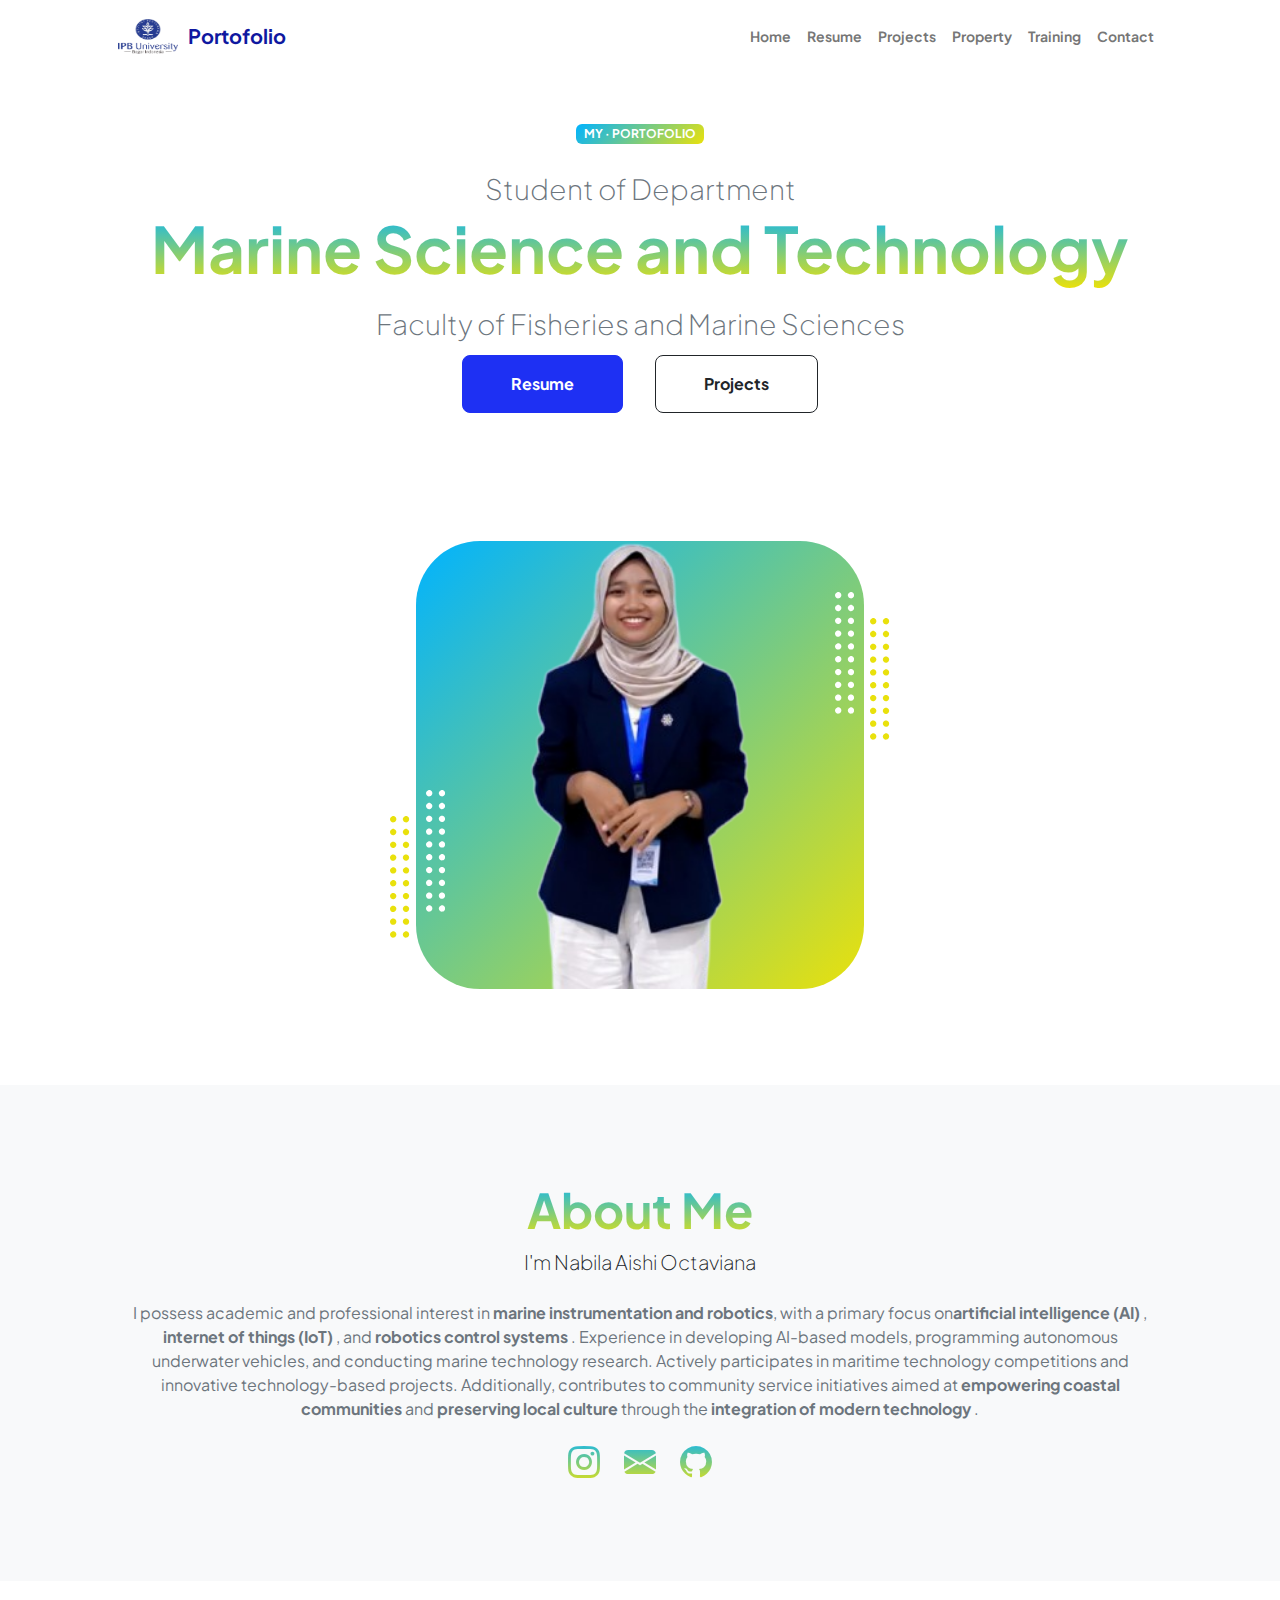
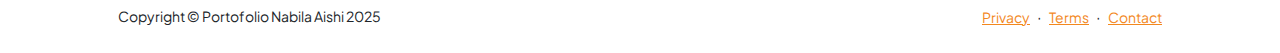
<file: index.html>
<!DOCTYPE html>
<html lang="en">
    <head>
        <meta charset="utf-8" />
        <meta name="viewport" content="width=device-width, initial-scale=1, shrink-to-fit=no" />
        <meta name="description" content="" />
        <meta name="author" content="" />
        <title>My Portofolio</title>
        <!-- Favicon-->
        <link rel="icon" type="image/x-icon" href="assets/favicon.ico" />
        <!-- Custom Google font-->
        <link rel="preconnect" href="https://fonts.googleapis.com" />
        <link rel="preconnect" href="https://fonts.gstatic.com" crossorigin />
        <link href="https://fonts.googleapis.com/css2?family=Plus+Jakarta+Sans:wght@100;200;300;400;500;600;700;800;900&amp;display=swap" rel="stylesheet" />
        <!-- Bootstrap icons-->
        <link href="https://cdn.jsdelivr.net/npm/bootstrap-icons@1.8.1/font/bootstrap-icons.css" rel="stylesheet" />
        <!-- Core theme CSS (includes Bootstrap)-->
        <link href="css/styles.css" rel="stylesheet" />
        <link href="https://cdn.jsdelivr.net/npm/aos@2.3.4/dist/aos.css" rel="stylesheet">
    </head>
    <body class="d-flex flex-column h-100">
        <main class="flex-shrink-0">
            <!-- Navigation-->
            <nav class="navbar navbar-expand-lg navbar-light bg-white py-3">
                <div class="container px-5">
                    <img class="ipb-img" src="assets/ipb.png" alt="..." />
                    <a class="navbar-brand" href="index.html"><span class="fw-bolder text-ipb">Portofolio</span></a>
                    <button class="navbar-toggler" type="button" data-bs-toggle="collapse" data-bs-target="#navbarSupportedContent" aria-controls="navbarSupportedContent" aria-expanded="false" aria-label="Toggle navigation"><span class="navbar-toggler-icon"></span></button>
                    <div class="collapse navbar-collapse" id="navbarSupportedContent">
                        <ul class="navbar-nav ms-auto mb-2 mb-lg-0 small fw-bolder">
                            <li class="nav-item"><a class="nav-link" href="index.html">Home</a></li>
                            <li class="nav-item"><a class="nav-link" href="resume.html">Resume</a></li>
                            <li class="nav-item"><a class="nav-link" href="projects.html">Projects</a></li>
                            <li class="nav-item"><a class="nav-link" href="property.html">Property</a></li>
                            <li class="nav-item"><a class="nav-link" href="training.html">Training</a></li>
                            <li class="nav-item"><a class="nav-link" href="contact.html">Contact</a></li>
                        </ul>
                    </div>
                </div>
            </nav>
            <!-- Header-->
            <header class="py-5">
                <div class="container px-5 pb-5">
                    <div class="row gx-5 align-items-center">
                        <div class="col-xxl-5">
                            <!-- Header text content-->
                            <div class="text-center text-xxl-start">
                                <div class="badge bg-gradient-primary-to-secondary text-white mb-4"><div class="text-uppercase">My &middot; Portofolio</div></div>
                                <div class="fs-3 fw-light text-muted">Student of Department</div>
                                <h1 class="display-3 fw-bolder mb-5"><span class="text-gradient d-inline">Marine Science and Technology</span></h1>
                                <div class="fs-3 fw-light text-muted2">Faculty of Fisheries and Marine Sciences</div>
                                <div class="d-grid gap-3 d-sm-flex justify-content-sm-center justify-content-xxl-start mb-3">
                                    <a class="btn btn-primary btn-lg px-5 py-3 me-sm-3 fs-6 fw-bolder" href="resume.html">Resume</a>
                                    <a class="btn btn-outline-dark btn-lg px-5 py-3 fs-6 fw-bolder" href="projects.html">Projects</a>
                                </div>
                            </div>
                        </div>
                        <div class="col-xxl-7" data-aos="zoom-out" data-aos-delay="400" data-aos-offset="200">
                            <!-- Header profile picture-->
                            <div class="d-flex justify-content-center mt-5 mt-xxl-0">
                                <div class="profile bg-gradient-primary-to-secondary">
                                    <!-- TIP: For best results, use a photo with a transparent background like the demo example below-->
                                    <!-- Watch a tutorial on how to do this on YouTube (link)-->
                                    <img class="profile-img" src="assets/profile.png" alt="..." />
                                    <div class="dots-1">
                                        <!-- SVG Dots-->
                                        <svg version="1.1" xmlns="http://www.w3.org/2000/svg" xmlns:xlink="http://www.w3.org/1999/xlink" x="0px" y="0px" viewBox="0 0 191.6 1215.4" style="enable-background: new 0 0 191.6 1215.4" xml:space="preserve">
                                            <g transform="translate(0.000000,1280.000000) scale(0.100000,-0.100000)">
                                                <path d="M227.7,12788.6c-105-35-200-141-222-248c-43-206,163-412,369-369c155,32,275,190,260,339c-11,105-90,213-190,262        C383.7,12801.6,289.7,12808.6,227.7,12788.6z"></path>
                                                <path d="M1507.7,12788.6c-151-50-253-216-222-362c25-119,136-230,254-255c194-41,395,142,375,339c-11,105-90,213-190,262        C1663.7,12801.6,1569.7,12808.6,1507.7,12788.6z"></path>
                                                <path d="M227.7,11508.6c-105-35-200-141-222-248c-43-206,163-412,369-369c155,32,275,190,260,339c-11,105-90,213-190,262        C383.7,11521.6,289.7,11528.6,227.7,11508.6z"></path>
                                                <path d="M1507.7,11508.6c-151-50-253-216-222-362c25-119,136-230,254-255c194-41,395,142,375,339c-11,105-90,213-190,262        C1663.7,11521.6,1569.7,11528.6,1507.7,11508.6z"></path>
                                                <path d="M227.7,10228.6c-105-35-200-141-222-248c-43-206,163-412,369-369c155,32,275,190,260,339c-11,105-90,213-190,262        C383.7,10241.6,289.7,10248.6,227.7,10228.6z"></path>
                                                <path d="M1507.7,10228.6c-105-35-200-141-222-248c-43-206,163-412,369-369c155,32,275,190,260,339c-11,105-90,213-190,262        C1663.7,10241.6,1569.7,10248.6,1507.7,10228.6z"></path>
                                                <path d="M227.7,8948.6c-105-35-200-141-222-248c-43-206,163-412,369-369c155,32,275,190,260,339c-11,105-90,213-190,262        C383.7,8961.6,289.7,8968.6,227.7,8948.6z"></path>
                                                <path d="M1507.7,8948.6c-105-35-200-141-222-248c-43-206,163-412,369-369c155,32,275,190,260,339c-11,105-90,213-190,262        C1663.7,8961.6,1569.7,8968.6,1507.7,8948.6z"></path>
                                                <path d="M227.7,7668.6c-105-35-200-141-222-248c-43-206,163-412,369-369c155,32,275,190,260,339c-11,105-90,213-190,262        C383.7,7681.6,289.7,7688.6,227.7,7668.6z"></path>
                                                <path d="M1507.7,7668.6c-105-35-200-141-222-248c-43-206,163-412,369-369c155,32,275,190,260,339c-11,105-90,213-190,262        C1663.7,7681.6,1569.7,7688.6,1507.7,7668.6z"></path>
                                                <path d="M227.7,6388.6c-105-35-200-141-222-248c-43-206,163-412,369-369c155,32,275,190,260,339c-11,105-90,213-190,262        C383.7,6401.6,289.7,6408.6,227.7,6388.6z"></path>
                                                <path d="M1507.7,6388.6c-105-35-200-141-222-248c-43-206,163-412,369-369c155,32,275,190,260,339c-11,105-90,213-190,262        C1663.7,6401.6,1569.7,6408.6,1507.7,6388.6z"></path>
                                                <path d="M227.7,5108.6c-105-35-200-141-222-248c-43-206,163-412,369-369c155,32,275,190,260,339c-11,105-90,213-190,262        C383.7,5121.6,289.7,5128.6,227.7,5108.6z"></path>
                                                <path d="M1507.7,5108.6c-105-35-200-141-222-248c-43-206,163-412,369-369c155,32,275,190,260,339c-11,105-90,213-190,262        C1663.7,5121.6,1569.7,5128.6,1507.7,5108.6z"></path>
                                                <path d="M227.7,3828.6c-105-35-200-141-222-248c-43-206,163-412,369-369c155,32,275,190,260,339c-11,105-90,213-190,262        C383.7,3841.6,289.7,3848.6,227.7,3828.6z"></path>
                                                <path d="M1507.7,3828.6c-105-35-200-141-222-248c-43-206,163-412,369-369c155,32,275,190,260,339c-11,105-90,213-190,262        C1663.7,3841.6,1569.7,3848.6,1507.7,3828.6z"></path>
                                                <path d="M227.7,2548.6c-105-35-200-141-222-248c-43-206,163-412,369-369c155,32,275,190,260,339c-11,105-90,213-190,262        C383.7,2561.6,289.7,2568.6,227.7,2548.6z"></path>
                                                <path d="M1507.7,2548.6c-105-35-200-141-222-248c-43-206,163-412,369-369c155,32,275,190,260,339c-11,105-90,213-190,262        C1663.7,2561.6,1569.7,2568.6,1507.7,2548.6z"></path>
                                                <path d="M227.7,1268.6c-105-35-200-141-222-248c-43-206,163-412,369-369c155,32,275,190,260,339c-11,105-90,213-190,262        C383.7,1281.6,289.7,1288.6,227.7,1268.6z"></path>
                                                <path d="M1507.7,1268.6c-105-35-200-141-222-248c-43-206,163-412,369-369c155,32,275,190,260,339c-11,105-90,213-190,262        C1663.7,1281.6,1569.7,1288.6,1507.7,1268.6z"></path>
                                            </g>
                                        </svg>
                                        <!-- END of SVG dots-->
                                    </div>
                                    <div class="dots-2">
                                        <!-- SVG Dots-->
                                        <svg version="1.1" xmlns="http://www.w3.org/2000/svg" xmlns:xlink="http://www.w3.org/1999/xlink" x="0px" y="0px" viewBox="0 0 191.6 1215.4" style="enable-background: new 0 0 191.6 1215.4" xml:space="preserve">
                                            <g transform="translate(0.000000,1280.000000) scale(0.100000,-0.100000)">
                                                <path d="M227.7,12788.6c-105-35-200-141-222-248c-43-206,163-412,369-369c155,32,275,190,260,339c-11,105-90,213-190,262        C383.7,12801.6,289.7,12808.6,227.7,12788.6z"></path>
                                                <path d="M1507.7,12788.6c-151-50-253-216-222-362c25-119,136-230,254-255c194-41,395,142,375,339c-11,105-90,213-190,262        C1663.7,12801.6,1569.7,12808.6,1507.7,12788.6z"></path>
                                                <path d="M227.7,11508.6c-105-35-200-141-222-248c-43-206,163-412,369-369c155,32,275,190,260,339c-11,105-90,213-190,262        C383.7,11521.6,289.7,11528.6,227.7,11508.6z"></path>
                                                <path d="M1507.7,11508.6c-151-50-253-216-222-362c25-119,136-230,254-255c194-41,395,142,375,339c-11,105-90,213-190,262        C1663.7,11521.6,1569.7,11528.6,1507.7,11508.6z"></path>
                                                <path d="M227.7,10228.6c-105-35-200-141-222-248c-43-206,163-412,369-369c155,32,275,190,260,339c-11,105-90,213-190,262        C383.7,10241.6,289.7,10248.6,227.7,10228.6z"></path>
                                                <path d="M1507.7,10228.6c-105-35-200-141-222-248c-43-206,163-412,369-369c155,32,275,190,260,339c-11,105-90,213-190,262        C1663.7,10241.6,1569.7,10248.6,1507.7,10228.6z"></path>
                                                <path d="M227.7,8948.6c-105-35-200-141-222-248c-43-206,163-412,369-369c155,32,275,190,260,339c-11,105-90,213-190,262        C383.7,8961.6,289.7,8968.6,227.7,8948.6z"></path>
                                                <path d="M1507.7,8948.6c-105-35-200-141-222-248c-43-206,163-412,369-369c155,32,275,190,260,339c-11,105-90,213-190,262        C1663.7,8961.6,1569.7,8968.6,1507.7,8948.6z"></path>
                                                <path d="M227.7,7668.6c-105-35-200-141-222-248c-43-206,163-412,369-369c155,32,275,190,260,339c-11,105-90,213-190,262        C383.7,7681.6,289.7,7688.6,227.7,7668.6z"></path>
                                                <path d="M1507.7,7668.6c-105-35-200-141-222-248c-43-206,163-412,369-369c155,32,275,190,260,339c-11,105-90,213-190,262        C1663.7,7681.6,1569.7,7688.6,1507.7,7668.6z"></path>
                                                <path d="M227.7,6388.6c-105-35-200-141-222-248c-43-206,163-412,369-369c155,32,275,190,260,339c-11,105-90,213-190,262        C383.7,6401.6,289.7,6408.6,227.7,6388.6z"></path>
                                                <path d="M1507.7,6388.6c-105-35-200-141-222-248c-43-206,163-412,369-369c155,32,275,190,260,339c-11,105-90,213-190,262        C1663.7,6401.6,1569.7,6408.6,1507.7,6388.6z"></path>
                                                <path d="M227.7,5108.6c-105-35-200-141-222-248c-43-206,163-412,369-369c155,32,275,190,260,339c-11,105-90,213-190,262        C383.7,5121.6,289.7,5128.6,227.7,5108.6z"></path>
                                                <path d="M1507.7,5108.6c-105-35-200-141-222-248c-43-206,163-412,369-369c155,32,275,190,260,339c-11,105-90,213-190,262        C1663.7,5121.6,1569.7,5128.6,1507.7,5108.6z"></path>
                                                <path d="M227.7,3828.6c-105-35-200-141-222-248c-43-206,163-412,369-369c155,32,275,190,260,339c-11,105-90,213-190,262        C383.7,3841.6,289.7,3848.6,227.7,3828.6z"></path>
                                                <path d="M1507.7,3828.6c-105-35-200-141-222-248c-43-206,163-412,369-369c155,32,275,190,260,339c-11,105-90,213-190,262        C1663.7,3841.6,1569.7,3848.6,1507.7,3828.6z"></path>
                                                <path d="M227.7,2548.6c-105-35-200-141-222-248c-43-206,163-412,369-369c155,32,275,190,260,339c-11,105-90,213-190,262        C383.7,2561.6,289.7,2568.6,227.7,2548.6z"></path>
                                                <path d="M1507.7,2548.6c-105-35-200-141-222-248c-43-206,163-412,369-369c155,32,275,190,260,339c-11,105-90,213-190,262        C1663.7,2561.6,1569.7,2568.6,1507.7,2548.6z"></path>
                                                <path d="M227.7,1268.6c-105-35-200-141-222-248c-43-206,163-412,369-369c155,32,275,190,260,339c-11,105-90,213-190,262        C383.7,1281.6,289.7,1288.6,227.7,1268.6z"></path>
                                                <path d="M1507.7,1268.6c-105-35-200-141-222-248c-43-206,163-412,369-369c155,32,275,190,260,339c-11,105-90,213-190,262        C1663.7,1281.6,1569.7,1288.6,1507.7,1268.6z"></path>
                                            </g>
                                        </svg>
                                        <!-- END of SVG dots-->
                                    </div>
                                    <div class="dots-3">
                                        <!-- SVG Dots-->
                                        <svg version="1.1" xmlns="http://www.w3.org/2000/svg" xmlns:xlink="http://www.w3.org/1999/xlink" x="0px" y="0px" viewBox="0 0 191.6 1215.4" style="enable-background: new 0 0 191.6 1215.4" xml:space="preserve">
                                            <g transform="translate(0.000000,1280.000000) scale(0.100000,-0.100000)">
                                                <path d="M227.7,12788.6c-105-35-200-141-222-248c-43-206,163-412,369-369c155,32,275,190,260,339c-11,105-90,213-190,262        C383.7,12801.6,289.7,12808.6,227.7,12788.6z"></path>
                                                <path d="M1507.7,12788.6c-151-50-253-216-222-362c25-119,136-230,254-255c194-41,395,142,375,339c-11,105-90,213-190,262        C1663.7,12801.6,1569.7,12808.6,1507.7,12788.6z"></path>
                                                <path d="M227.7,11508.6c-105-35-200-141-222-248c-43-206,163-412,369-369c155,32,275,190,260,339c-11,105-90,213-190,262        C383.7,11521.6,289.7,11528.6,227.7,11508.6z"></path>
                                                <path d="M1507.7,11508.6c-151-50-253-216-222-362c25-119,136-230,254-255c194-41,395,142,375,339c-11,105-90,213-190,262        C1663.7,11521.6,1569.7,11528.6,1507.7,11508.6z"></path>
                                                <path d="M227.7,10228.6c-105-35-200-141-222-248c-43-206,163-412,369-369c155,32,275,190,260,339c-11,105-90,213-190,262        C383.7,10241.6,289.7,10248.6,227.7,10228.6z"></path>
                                                <path d="M1507.7,10228.6c-105-35-200-141-222-248c-43-206,163-412,369-369c155,32,275,190,260,339c-11,105-90,213-190,262        C1663.7,10241.6,1569.7,10248.6,1507.7,10228.6z"></path>
                                                <path d="M227.7,8948.6c-105-35-200-141-222-248c-43-206,163-412,369-369c155,32,275,190,260,339c-11,105-90,213-190,262        C383.7,8961.6,289.7,8968.6,227.7,8948.6z"></path>
                                                <path d="M1507.7,8948.6c-105-35-200-141-222-248c-43-206,163-412,369-369c155,32,275,190,260,339c-11,105-90,213-190,262        C1663.7,8961.6,1569.7,8968.6,1507.7,8948.6z"></path>
                                                <path d="M227.7,7668.6c-105-35-200-141-222-248c-43-206,163-412,369-369c155,32,275,190,260,339c-11,105-90,213-190,262        C383.7,7681.6,289.7,7688.6,227.7,7668.6z"></path>
                                                <path d="M1507.7,7668.6c-105-35-200-141-222-248c-43-206,163-412,369-369c155,32,275,190,260,339c-11,105-90,213-190,262        C1663.7,7681.6,1569.7,7688.6,1507.7,7668.6z"></path>
                                                <path d="M227.7,6388.6c-105-35-200-141-222-248c-43-206,163-412,369-369c155,32,275,190,260,339c-11,105-90,213-190,262        C383.7,6401.6,289.7,6408.6,227.7,6388.6z"></path>
                                                <path d="M1507.7,6388.6c-105-35-200-141-222-248c-43-206,163-412,369-369c155,32,275,190,260,339c-11,105-90,213-190,262        C1663.7,6401.6,1569.7,6408.6,1507.7,6388.6z"></path>
                                                <path d="M227.7,5108.6c-105-35-200-141-222-248c-43-206,163-412,369-369c155,32,275,190,260,339c-11,105-90,213-190,262        C383.7,5121.6,289.7,5128.6,227.7,5108.6z"></path>
                                                <path d="M1507.7,5108.6c-105-35-200-141-222-248c-43-206,163-412,369-369c155,32,275,190,260,339c-11,105-90,213-190,262        C1663.7,5121.6,1569.7,5128.6,1507.7,5108.6z"></path>
                                                <path d="M227.7,3828.6c-105-35-200-141-222-248c-43-206,163-412,369-369c155,32,275,190,260,339c-11,105-90,213-190,262        C383.7,3841.6,289.7,3848.6,227.7,3828.6z"></path>
                                                <path d="M1507.7,3828.6c-105-35-200-141-222-248c-43-206,163-412,369-369c155,32,275,190,260,339c-11,105-90,213-190,262        C1663.7,3841.6,1569.7,3848.6,1507.7,3828.6z"></path>
                                                <path d="M227.7,2548.6c-105-35-200-141-222-248c-43-206,163-412,369-369c155,32,275,190,260,339c-11,105-90,213-190,262        C383.7,2561.6,289.7,2568.6,227.7,2548.6z"></path>
                                                <path d="M1507.7,2548.6c-105-35-200-141-222-248c-43-206,163-412,369-369c155,32,275,190,260,339c-11,105-90,213-190,262        C1663.7,2561.6,1569.7,2568.6,1507.7,2548.6z"></path>
                                                <path d="M227.7,1268.6c-105-35-200-141-222-248c-43-206,163-412,369-369c155,32,275,190,260,339c-11,105-90,213-190,262        C383.7,1281.6,289.7,1288.6,227.7,1268.6z"></path>
                                                <path d="M1507.7,1268.6c-105-35-200-141-222-248c-43-206,163-412,369-369c155,32,275,190,260,339c-11,105-90,213-190,262        C1663.7,1281.6,1569.7,1288.6,1507.7,1268.6z"></path>
                                            </g>
                                        </svg>
                                        <!-- END of SVG dots-->
                                    </div>
                                    <div class="dots-4">
                                        <!-- SVG Dots-->
                                        <svg version="1.1" xmlns="http://www.w3.org/2000/svg" xmlns:xlink="http://www.w3.org/1999/xlink" x="0px" y="0px" viewBox="0 0 191.6 1215.4" style="enable-background: new 0 0 191.6 1215.4" xml:space="preserve">
                                            <g transform="translate(0.000000,1280.000000) scale(0.100000,-0.100000)">
                                                <path d="M227.7,12788.6c-105-35-200-141-222-248c-43-206,163-412,369-369c155,32,275,190,260,339c-11,105-90,213-190,262        C383.7,12801.6,289.7,12808.6,227.7,12788.6z"></path>
                                                <path d="M1507.7,12788.6c-151-50-253-216-222-362c25-119,136-230,254-255c194-41,395,142,375,339c-11,105-90,213-190,262        C1663.7,12801.6,1569.7,12808.6,1507.7,12788.6z"></path>
                                                <path d="M227.7,11508.6c-105-35-200-141-222-248c-43-206,163-412,369-369c155,32,275,190,260,339c-11,105-90,213-190,262        C383.7,11521.6,289.7,11528.6,227.7,11508.6z"></path>
                                                <path d="M1507.7,11508.6c-151-50-253-216-222-362c25-119,136-230,254-255c194-41,395,142,375,339c-11,105-90,213-190,262        C1663.7,11521.6,1569.7,11528.6,1507.7,11508.6z"></path>
                                                <path d="M227.7,10228.6c-105-35-200-141-222-248c-43-206,163-412,369-369c155,32,275,190,260,339c-11,105-90,213-190,262        C383.7,10241.6,289.7,10248.6,227.7,10228.6z"></path>
                                                <path d="M1507.7,10228.6c-105-35-200-141-222-248c-43-206,163-412,369-369c155,32,275,190,260,339c-11,105-90,213-190,262        C1663.7,10241.6,1569.7,10248.6,1507.7,10228.6z"></path>
                                                <path d="M227.7,8948.6c-105-35-200-141-222-248c-43-206,163-412,369-369c155,32,275,190,260,339c-11,105-90,213-190,262        C383.7,8961.6,289.7,8968.6,227.7,8948.6z"></path>
                                                <path d="M1507.7,8948.6c-105-35-200-141-222-248c-43-206,163-412,369-369c155,32,275,190,260,339c-11,105-90,213-190,262        C1663.7,8961.6,1569.7,8968.6,1507.7,8948.6z"></path>
                                                <path d="M227.7,7668.6c-105-35-200-141-222-248c-43-206,163-412,369-369c155,32,275,190,260,339c-11,105-90,213-190,262        C383.7,7681.6,289.7,7688.6,227.7,7668.6z"></path>
                                                <path d="M1507.7,7668.6c-105-35-200-141-222-248c-43-206,163-412,369-369c155,32,275,190,260,339c-11,105-90,213-190,262        C1663.7,7681.6,1569.7,7688.6,1507.7,7668.6z"></path>
                                                <path d="M227.7,6388.6c-105-35-200-141-222-248c-43-206,163-412,369-369c155,32,275,190,260,339c-11,105-90,213-190,262        C383.7,6401.6,289.7,6408.6,227.7,6388.6z"></path>
                                                <path d="M1507.7,6388.6c-105-35-200-141-222-248c-43-206,163-412,369-369c155,32,275,190,260,339c-11,105-90,213-190,262        C1663.7,6401.6,1569.7,6408.6,1507.7,6388.6z"></path>
                                                <path d="M227.7,5108.6c-105-35-200-141-222-248c-43-206,163-412,369-369c155,32,275,190,260,339c-11,105-90,213-190,262        C383.7,5121.6,289.7,5128.6,227.7,5108.6z"></path>
                                                <path d="M1507.7,5108.6c-105-35-200-141-222-248c-43-206,163-412,369-369c155,32,275,190,260,339c-11,105-90,213-190,262        C1663.7,5121.6,1569.7,5128.6,1507.7,5108.6z"></path>
                                                <path d="M227.7,3828.6c-105-35-200-141-222-248c-43-206,163-412,369-369c155,32,275,190,260,339c-11,105-90,213-190,262        C383.7,3841.6,289.7,3848.6,227.7,3828.6z"></path>
                                                <path d="M1507.7,3828.6c-105-35-200-141-222-248c-43-206,163-412,369-369c155,32,275,190,260,339c-11,105-90,213-190,262        C1663.7,3841.6,1569.7,3848.6,1507.7,3828.6z"></path>
                                                <path d="M227.7,2548.6c-105-35-200-141-222-248c-43-206,163-412,369-369c155,32,275,190,260,339c-11,105-90,213-190,262        C383.7,2561.6,289.7,2568.6,227.7,2548.6z"></path>
                                                <path d="M1507.7,2548.6c-105-35-200-141-222-248c-43-206,163-412,369-369c155,32,275,190,260,339c-11,105-90,213-190,262        C1663.7,2561.6,1569.7,2568.6,1507.7,2548.6z"></path>
                                                <path d="M227.7,1268.6c-105-35-200-141-222-248c-43-206,163-412,369-369c155,32,275,190,260,339c-11,105-90,213-190,262        C383.7,1281.6,289.7,1288.6,227.7,1268.6z"></path>
                                                <path d="M1507.7,1268.6c-105-35-200-141-222-248c-43-206,163-412,369-369c155,32,275,190,260,339c-11,105-90,213-190,262        C1663.7,1281.6,1569.7,1288.6,1507.7,1268.6z"></path>
                                            </g>
                                        </svg>
                                        <!-- END of SVG dots-->
                                    </div>
                                </div>
                            </div>
                        </div>
                    </div>
                </div>
            </header>
            <!-- About Section-->
            <section class="bg-light py-5">
                <div class="container px-5">
                    <div class="row gx-5 justify-content-center">
                        <div class="col-xxl-8">
                            <div class="text-center my-5">
                                <h2 class="display-5 fw-bolder"><span class="text-gradient d-inline">About Me</span></h2>
                                <p class="lead fw-light mb-4">I'm Nabila Aishi Octaviana</p>
                                <p class="text-muted">I possess academic and professional interest in <b>marine instrumentation and robotics</b>, with a primary focus on<b>artificial intelligence (AI)</b> , <b> internet of things (IoT)</b> , and <b> robotics control systems</b> . Experience in developing AI-based models, programming autonomous underwater vehicles, and conducting marine technology research. Actively participates in maritime technology competitions and innovative technology-based projects. Additionally, contributes to community service initiatives aimed at <b> empowering coastal communities</b>  and <b> preserving local culture</b>  through the <b> integration of modern technology</b> .
                                </p>
                                <div class="d-flex justify-content-center fs-2 gap-4">
                                    <a class="text-gradient" href="https://www.instagram.com/nabilaaaaash"><i class="bi bi-instagram"></i></a>
                                    <a class="text-gradient" href="mailto:nabilaaaishi@apps.ipb.ac.id"><i class="bi bi-envelope-fill"></i></a>
                                    <a class="text-gradient" href="#!"><i class="bi bi-github"></i></a>
                                </div>
                            </div>
                        </div>
                    </div>
                </div>
            </section>
        </main>
        <!-- Footer-->
        <footer class="bg-white py-4 mt-auto">
            <div class="container px-5">
                <div class="row align-items-center justify-content-between flex-column flex-sm-row">
                    <div class="col-auto"><div class="small m-0">Copyright &copy; Portofolio Nabila Aishi 2025</div></div>
                    <div class="col-auto">
                        <a class="small" href="#!">Privacy</a>
                        <span class="mx-1">&middot;</span>
                        <a class="small" href="#!">Terms</a>
                        <span class="mx-1">&middot;</span>
                        <a class="small" href="#!">Contact</a>
                    </div>
                </div>
            </div>
        </footer>
        <!-- Bootstrap core JS-->
        <script src="https://unpkg.com/aos@2.3.1/dist/aos.js"></script>
        <script src="js/scripts.js"></script>        
        <script src="https://cdn.jsdelivr.net/npm/bootstrap@5.2.3/dist/js/bootstrap.bundle.min.js"></script>
        <!-- Core theme JS-->
    </body>
</html>
</file>
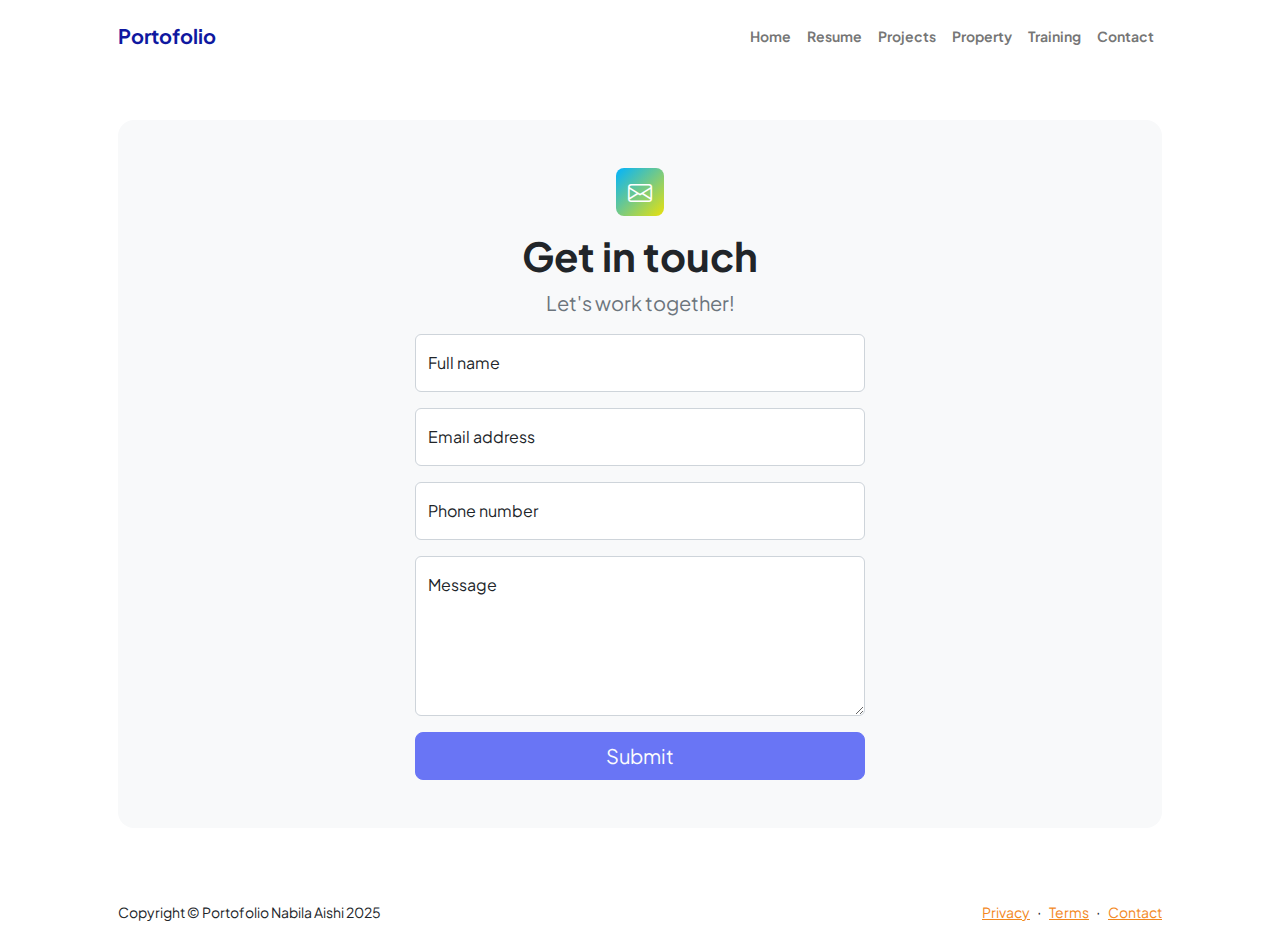
<file: contact.html>
<!DOCTYPE html>
<html lang="en">
    <head>
        <meta charset="utf-8" />
        <meta name="viewport" content="width=device-width, initial-scale=1, shrink-to-fit=no" />
        <meta name="description" content />
        <meta name="author" content />
        <title>Modern Business - Start Bootstrap Template</title>
        <!-- Favicon-->
        <link rel="icon" type="image/x-icon" href="assets/favicon.ico" />
        <!-- Custom Google font-->
        <link rel="preconnect" href="https://fonts.googleapis.com" />
        <link rel="preconnect" href="https://fonts.gstatic.com" crossorigin />
        <link href="https://fonts.googleapis.com/css2?family=Plus+Jakarta+Sans:wght@100;200;300;400;500;600;700;800;900&amp;display=swap" rel="stylesheet" />
        <!-- Bootstrap icons-->
        <link href="https://cdn.jsdelivr.net/npm/bootstrap-icons@1.8.1/font/bootstrap-icons.css" rel="stylesheet" />
        <!-- Core theme CSS (includes Bootstrap)-->
        <link href="css/styles.css" rel="stylesheet" />
    </head>
    <body class="d-flex flex-column">
        <main class="flex-shrink-0">
            <!-- Navigation-->
            <nav class="navbar navbar-expand-lg navbar-light bg-white py-3">
                <div class="container px-5">
                    <a class="navbar-brand" href="index.html"><span class="fw-bolder text-ipb">Portofolio</span></a>
                    <button class="navbar-toggler" type="button" data-bs-toggle="collapse" data-bs-target="#navbarSupportedContent" aria-controls="navbarSupportedContent" aria-expanded="false" aria-label="Toggle navigation"><span class="navbar-toggler-icon"></span></button>
                    <div class="collapse navbar-collapse" id="navbarSupportedContent">
                        <ul class="navbar-nav ms-auto mb-2 mb-lg-0 small fw-bolder">
                            <li class="nav-item"><a class="nav-link" href="index.html">Home</a></li>
                            <li class="nav-item"><a class="nav-link" href="resume.html">Resume</a></li>
                            <li class="nav-item"><a class="nav-link" href="projects.html">Projects</a></li>
                            <li class="nav-item"><a class="nav-link" href="Property.html">Property</a></li>
                            <li class="nav-item"><a class="nav-link" href="training.html">Training</a></li>
                            <li class="nav-item"><a class="nav-link" href="contact.html">Contact</a></li>
                        </ul>
                    </div>
                </div>
            </nav>
            <!-- Page content-->
            <section class="py-5">
                <div class="container px-5">
                    <!-- Contact form-->
                    <div class="bg-light rounded-4 py-5 px-4 px-md-5">
                        <div class="text-center mb-5">
                            <div class="feature bg-primary bg-gradient-primary-to-secondary text-white rounded-3 mb-3"><i class="bi bi-envelope"></i></div>
                            <h1 class="fw-bolder">Get in touch</h1>
                            <p class="lead fw-normal text-muted mb-0">Let's work together!</p>
                        </div>
                        <div class="row gx-5 justify-content-center">
                            <div class="col-lg-8 col-xl-6">
                                <!-- * * * * * * * * * * * * * * *-->
                                <!-- * * SB Forms Contact Form * *-->
                                <!-- * * * * * * * * * * * * * * *-->
                                <!-- This form is pre-integrated with SB Forms.-->
                                <!-- To make this form functional, sign up at-->
                                <!-- https://startbootstrap.com/solution/contact-forms-->
                                <!-- to get an API token!-->
                                <form id="contactForm" data-sb-form-api-token="API_TOKEN">
                                    <!-- Name input-->
                                    <div class="form-floating mb-3">
                                        <input class="form-control" id="name" type="text" placeholder="Enter your name..." data-sb-validations="required" />
                                        <label for="name">Full name</label>
                                        <div class="invalid-feedback" data-sb-feedback="name:required">A name is required.</div>
                                    </div>
                                    <!-- Email address input-->
                                    <div class="form-floating mb-3">
                                        <input class="form-control" id="email" type="email" placeholder="name@example.com" data-sb-validations="required,email" />
                                        <label for="email">Email address</label>
                                        <div class="invalid-feedback" data-sb-feedback="email:required">An email is required.</div>
                                        <div class="invalid-feedback" data-sb-feedback="email:email">Email is not valid.</div>
                                    </div>
                                    <!-- Phone number input-->
                                    <div class="form-floating mb-3">
                                        <input class="form-control" id="phone" type="tel" placeholder="(123) 456-7890" data-sb-validations="required" />
                                        <label for="phone">Phone number</label>
                                        <div class="invalid-feedback" data-sb-feedback="phone:required">A phone number is required.</div>
                                    </div>
                                    <!-- Message input-->
                                    <div class="form-floating mb-3">
                                        <textarea class="form-control" id="message" type="text" placeholder="Enter your message here..." style="height: 10rem" data-sb-validations="required"></textarea>
                                        <label for="message">Message</label>
                                        <div class="invalid-feedback" data-sb-feedback="message:required">A message is required.</div>
                                    </div>
                                    <!-- Submit success message-->
                                    <!---->
                                    <!-- This is what your users will see when the form-->
                                    <!-- has successfully submitted-->
                                    <div class="d-none" id="submitSuccessMessage">
                                        <div class="text-center mb-3">
                                            <div class="fw-bolder">Form submission successful!</div>
                                            To activate this form, sign up at
                                            <br />
                                            <a href="https://startbootstrap.com/solution/contact-forms">https://startbootstrap.com/solution/contact-forms</a>
                                        </div>
                                    </div>
                                    <!-- Submit error message-->
                                    <!---->
                                    <!-- This is what your users will see when there is-->
                                    <!-- an error submitting the form-->
                                    <div class="d-none" id="submitErrorMessage"><div class="text-center text-danger mb-3">Error sending message!</div></div>
                                    <!-- Submit Button-->
                                    <div class="d-grid"><button class="btn btn-primary btn-lg disabled" id="submitButton" type="submit">Submit</button></div>
                                </form>
                            </div>
                        </div>
                    </div>
                </div>
            </section>
        </main>
        <!-- Footer-->
        <footer class="bg-white py-4 mt-auto">
            <div class="container px-5">
                <div class="row align-items-center justify-content-between flex-column flex-sm-row">
                    <div class="col-auto"><div class="small m-0">Copyright &copy; Portofolio Nabila Aishi 2025</div></div>
                    <div class="col-auto">
                        <a class="small" href="#!">Privacy</a>
                        <span class="mx-1">&middot;</span>
                        <a class="small" href="#!">Terms</a>
                        <span class="mx-1">&middot;</span>
                        <a class="small" href="#!">Contact</a>
                    </div>
                </div>
            </div>
        </footer>
        <!-- Bootstrap core JS-->
        <script src="https://cdn.jsdelivr.net/npm/bootstrap@5.2.3/dist/js/bootstrap.bundle.min.js"></script>
        <!-- Core theme JS-->
        <script src="js/scripts.js"></script>
        <!-- * * * * * * * * * * * * * * * * * * * * * * * * * * * * * * * * * * * * * * * *-->
        <!-- * *                               SB Forms JS                               * *-->
        <!-- * * Activate your form at https://startbootstrap.com/solution/contact-forms * *-->
        <!-- * * * * * * * * * * * * * * * * * * * * * * * * * * * * * * * * * * * * * * * *-->
        <script src="https://cdn.startbootstrap.com/sb-forms-latest.js"></script>
    </body>
</html>
</file>
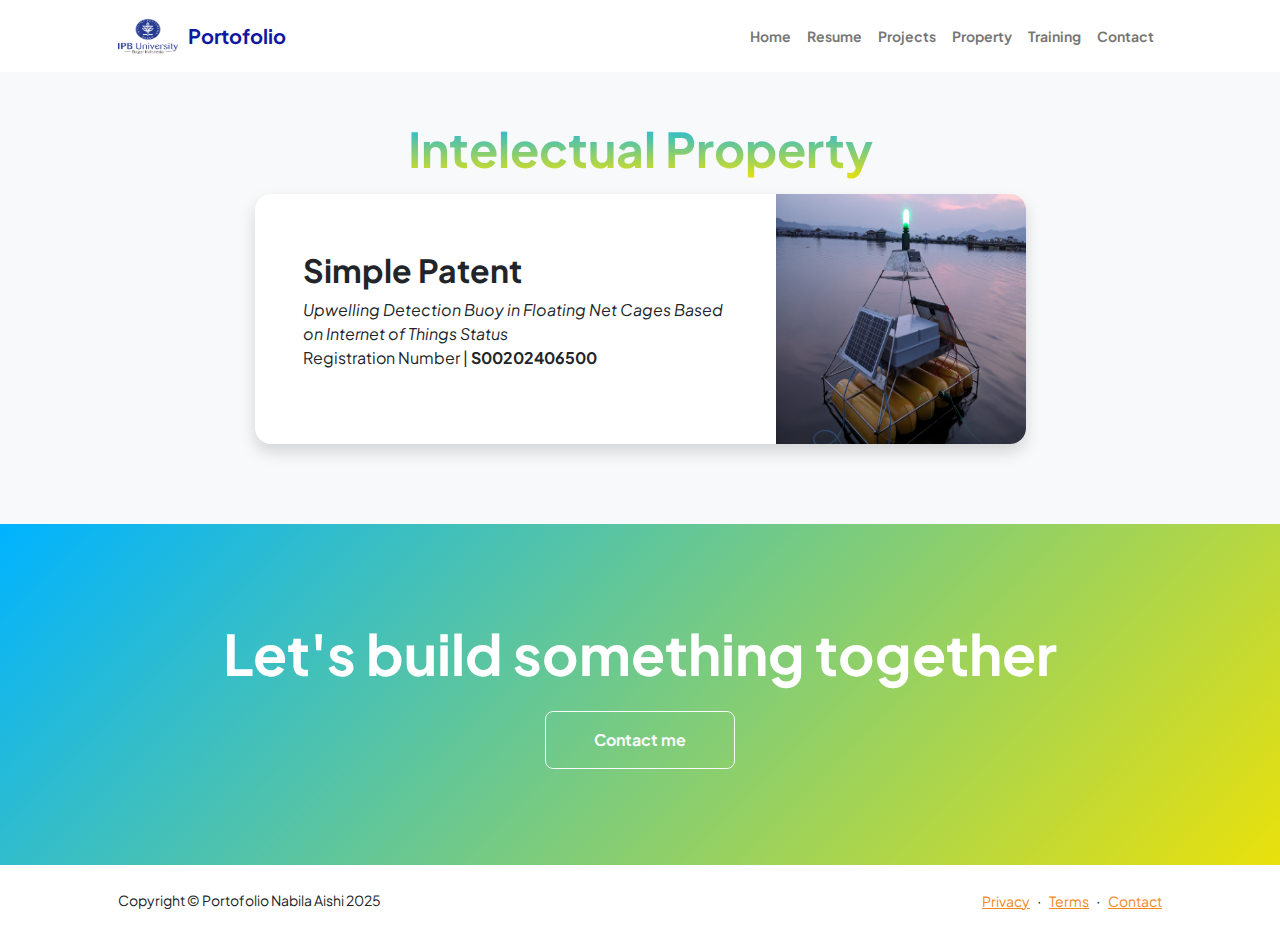
<file: property.html>
<!DOCTYPE html>
<html lang="en">
    <head>
        <meta charset="utf-8" />
        <meta name="viewport" content="width=device-width, initial-scale=1, shrink-to-fit=no" />
        <meta name="description" content="" />
        <meta name="author" content="" />
        <title>Intelectual Property</title>
        <!-- Favicon-->
        <link rel="icon" type="image/x-icon" href="assets/favicon.ico" />
        <!-- Custom Google font-->
        <link rel="preconnect" href="https://fonts.googleapis.com" />
        <link rel="preconnect" href="https://fonts.gstatic.com" crossorigin />
        <link href="https://fonts.googleapis.com/css2?family=Plus+Jakarta+Sans:wght@100;200;300;400;500;600;700;800;900&amp;display=swap" rel="stylesheet" />
        <!-- Bootstrap icons-->
        <link href="https://cdn.jsdelivr.net/npm/bootstrap-icons@1.8.1/font/bootstrap-icons.css" rel="stylesheet" />
        <!-- Core theme CSS (includes Bootstrap)-->
        <link href="css/styles.css" rel="stylesheet" />
    </head>
    <body class="d-flex flex-column h-100 bg-light">
        <main class="flex-shrink-0">
            <!-- Navigation-->
            <nav class="navbar navbar-expand-lg navbar-light bg-white py-3">
                <div class="container px-5">
                    <img class="ipb-img" src="assets/ipb.png" alt="..." />
                    <a class="navbar-brand" href="index.html"><span class="fw-bolder text-ipb">Portofolio</span></a>
                    <button class="navbar-toggler" type="button" data-bs-toggle="collapse" data-bs-target="#navbarSupportedContent" aria-controls="navbarSupportedContent" aria-expanded="false" aria-label="Toggle navigation"><span class="navbar-toggler-icon"></span></button>
                    <div class="collapse navbar-collapse" id="navbarSupportedContent">
                        <ul class="navbar-nav ms-auto mb-2 mb-lg-0 small fw-bolder">
                            <li class="nav-item"><a class="nav-link" href="index.html">Home</a></li>
                            <li class="nav-item"><a class="nav-link" href="resume.html">Resume</a></li>
                            <li class="nav-item"><a class="nav-link" href="projects.html">Projects</a></li>
                            <li class="nav-item"><a class="nav-link" href="Property.html">Property</a></li>
                            <li class="nav-item"><a class="nav-link" href="training.html">Training</a></li>
                            <li class="nav-item"><a class="nav-link" href="contact.html">Contact</a></li>
                        </ul>
                    </div>
                </div>
            </nav>
            <!-- Projects Section-->
            <section class="py-5">
                <div class="container px-5 mb-5">
                    <div class="text-center mb-5">
                        <h1 class="display-5 fw-bolder mb-0"><span class="text-gradient d-inline">Intelectual Property</span></h1>
                    </div>
                    <div class="row gx-5 justify-content-center">
                        <div class="col-lg-11 col-xl-9 col-xxl-8">
                            <!-- Project Card 1-->
                            <div class="card overflow-hidden shadow rounded-4 border-0 mb-5">
                                <div class="card-body p-0">
                                    <div class="d-flex align-items-center">
                                        <div class="p-5">
                                            <h2 class="fw-bolder">Simple Patent</h2>
                                            <p><i>Upwelling Detection Buoy in Floating Net Cages Based on Internet of Things Status</i> <br>
                                                Registration Number | <b>S00202406500</b> </p>
                                        </div>
                                        <img class="img-fluid" src="assets/Buoy.jpg" alt="..." />
                                    </div>
                                </div>
                            </div>
                        </div>
                    </div>
                </div>
            </section>
            <!-- Call to action section-->
            <section class="py-5 bg-gradient-primary-to-secondary text-white">
                <div class="container px-5 my-5">
                    <div class="text-center">
                        <h2 class="display-4 fw-bolder mb-4">Let's build something together</h2>
                        <a class="btn btn-outline-light btn-lg px-5 py-3 fs-6 fw-bolder" href="contact.html">Contact me</a>
                    </div>
                </div>
            </section>
        </main>
        <!-- Footer-->
        <footer class="bg-white py-4 mt-auto">
            <div class="container px-5">
                <div class="row align-items-center justify-content-between flex-column flex-sm-row">
                    <div class="col-auto"><div class="small m-0">Copyright &copy; Portofolio Nabila Aishi 2025</div></div>
                    <div class="col-auto">
                        <a class="small" href="#!">Privacy</a>
                        <span class="mx-1">&middot;</span>
                        <a class="small" href="#!">Terms</a>
                        <span class="mx-1">&middot;</span>
                        <a class="small" href="#!">Contact</a>
                    </div>
                </div>
            </div>
        </footer>
        <!-- Bootstrap core JS-->
        <script src="https://cdn.jsdelivr.net/npm/bootstrap@5.2.3/dist/js/bootstrap.bundle.min.js"></script>
        <!-- Core theme JS-->
        <script src="js/scripts.js"></script>
    </body>
</html>
</file>
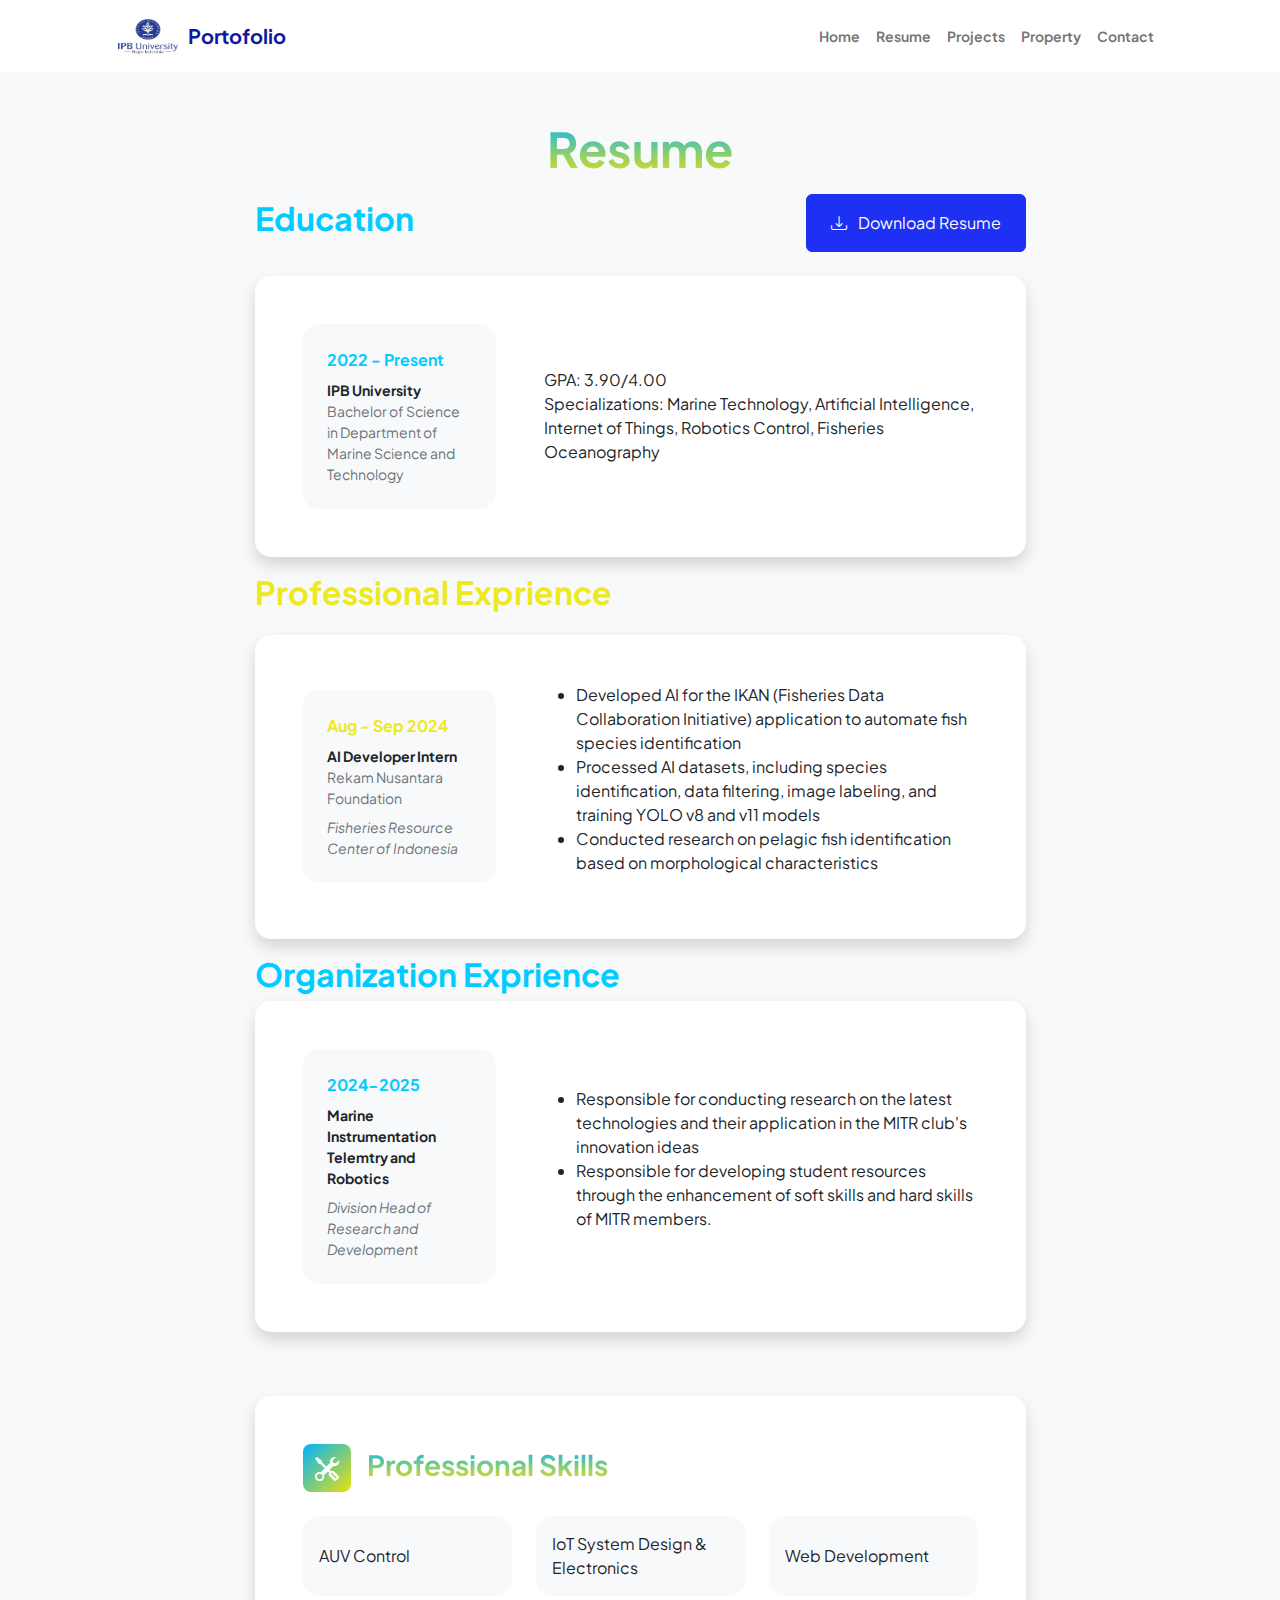
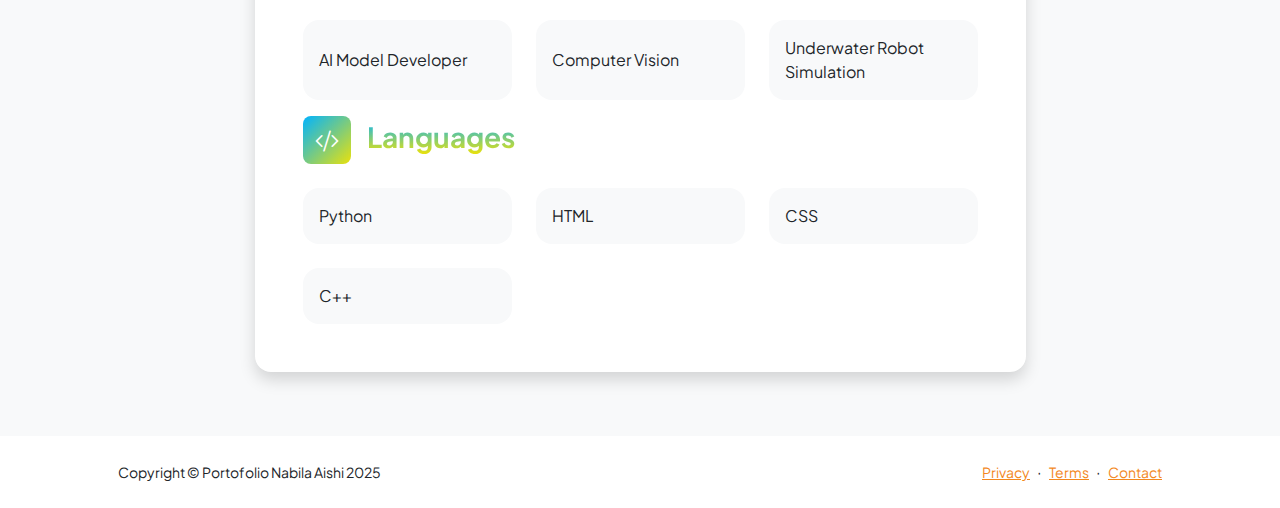
<file: resume.html>
<!DOCTYPE html>
<html lang="en">
    <head>
        <meta charset="utf-8" />
        <meta name="viewport" content="width=device-width, initial-scale=1, shrink-to-fit=no" />
        <meta name="description" content="" />
        <meta name="author" content="" />
        <title>My Portofolio</title>
        <!-- Favicon-->
        <link rel="icon" type="image/x-icon" href="assets/favicon.ico" />
        <!-- Custom Google font-->
        <link rel="preconnect" href="https://fonts.googleapis.com" />
        <link rel="preconnect" href="https://fonts.gstatic.com" crossorigin />
        <link href="https://fonts.googleapis.com/css2?family=Plus+Jakarta+Sans:wght@100;200;300;400;500;600;700;800;900&amp;display=swap" rel="stylesheet" />
        <!-- Bootstrap icons-->
        <link href="https://cdn.jsdelivr.net/npm/bootstrap-icons@1.8.1/font/bootstrap-icons.css" rel="stylesheet" />
        <!-- Core theme CSS (includes Bootstrap)-->
        <link href="css/styles.css" rel="stylesheet" />
    </head>
    <body class="d-flex flex-column h-100 bg-light">
        <main class="flex-shrink-0">
            <!-- Navigation-->
            <nav class="navbar navbar-expand-lg navbar-light bg-white py-3">
                <div class="container px-5">
                    <img class="ipb-img" src="assets/ipb.png" alt="..." />
                    <a class="navbar-brand" href="index.html"><span class="fw-bolder text-ipb">Portofolio</span></a>
                    <button class="navbar-toggler" type="button" data-bs-toggle="collapse" data-bs-target="#navbarSupportedContent" aria-controls="navbarSupportedContent" aria-expanded="false" aria-label="Toggle navigation"><span class="navbar-toggler-icon"></span></button>
                    <div class="collapse navbar-collapse" id="navbarSupportedContent">
                        <ul class="navbar-nav ms-auto mb-2 mb-lg-0 small fw-bolder">
                            <li class="nav-item"><a class="nav-link" href="index.html">Home</a></li>
                            <li class="nav-item"><a class="nav-link" href="resume.html">Resume</a></li>
                            <li class="nav-item"><a class="nav-link" href="projects.html">Projects</a></li>
                            <li class="nav-item"><a class="nav-link" href="Property.html">Property</a></li>
                            <li class="nav-item"><a class="nav-link" href="contact.html">Contact</a></li>
                        </ul>
                    </div>
                </div>
            </nav>
            <!-- Page Content-->
            <div class="container px-5 my-5">
                <div class="text-center mb-5">
                    <h1 class="display-5 fw-bolder mb-0"><span class="text-gradient d-inline">Resume</span></h1>
                </div>
                <div class="row gx-5 justify-content-center">
                    <div class="col-lg-11 col-xl-9 col-xxl-8">
                        <!-- Experience Section-->
                        <section>
                            <div class="d-flex align-items-center justify-content-between mb-4">
                                <h2 class="text-primary fw-bolder mb-0">Education</h2>
                                <!-- Download resume button-->
                                <!-- Note: Set the link href target to a PDF file within your project-->
                                <a class="btn btn-primary px-4 py-3" href="#!">
                                    <div class="d-inline-block bi bi-download me-2"></div>
                                    Download Resume
                                </a>
                            </div>
                            <!-- Experience Card 1-->
                            <div class="card shadow border-0 rounded-4 mb-5">
                                <div class="card-body p-5">
                                    <div class="row align-items-center gx-5">
                                        <div class="col text-center text-lg-start mb-4 mb-lg-0">
                                            <div class="bg-light p-4 rounded-4">
                                                <div class="text-primary fw-bolder mb-2">2022 - Present</div>
                                                <div class="small fw-bolder">IPB University</div>
                                                <div class="small text-muted">Bachelor of Science</div>
                                                <div class="small text-muted">in Department of Marine Science and Technology</div>
                                            </div>
                                        </div>
                                        <div class="col-lg-8"><div>GPA: 3.90/4.00 <br> 
                                            Specializations: Marine Technology, Artificial Intelligence, Internet of Things, Robotics Control, Fisheries Oceanography
                                        </div></div>         
                                    </div>
                                </div>
                            </div>
                        </section>
                        <!-- Education Section-->
                        <section>
                            <h2 class="text-secondary fw-bolder mb-4">Professional Exprience</h2>
                            <!-- Education Card 1-->
                            <div class="card shadow border-0 rounded-4 mb-5">
                                <div class="card-body p-5">
                                    <div class="row align-items-center gx-5">
                                        <div class="col text-center text-lg-start mb-4 mb-lg-0">
                                            <div class="bg-light p-4 rounded-4">
                                                <div class="text-secondary fw-bolder mb-2">Aug - Sep 2024</div>
                                                <div class="mb-2">
                                                    <div class="small fw-bolder">AI Developer Intern</div>
                                                    <div class="small text-muted">Rekam Nusantara Foundation
                                                    </div>
                                                </div>
                                                <div class="fst-italic">
                                                    <div class="small text-muted">Fisheries Resource Center of Indonesia</div>
                                                </div>
                                            </div>
                                        </div>
                                        <div class="col-lg-8"><div>
                                            <ul>
                                                <li>Developed AI for the IKAN (Fisheries Data Collaboration Initiative) application to automate fish species identification</li>
                                                <li>Processed AI datasets, including species identification, data filtering, image labeling, and training YOLO v8 and v11 models</li>
                                                <li>Conducted research on pelagic fish identification based on morphological characteristics</li>
                                            </ul>
                                        </div></div>
                                    </div>
                                </div>
                            </div>
                            <!-- Education Card 2-->
                            <h2 class="text-primary fw-bolder mb-0">Organization Exprience</h2>
                            <!-- Education Card 1-->
                            <div class="card shadow border-0 rounded-4 mb-5">
                                <div class="card-body p-5">
                                    <div class="row align-items-center gx-5">
                                        <div class="col text-center text-lg-start mb-4 mb-lg-0">
                                            <div class="bg-light p-4 rounded-4">
                                                <div class="text-primary fw-bolder mb-2">2024-2025</div>
                                                <div class="mb-2">
                                                    <div class="small fw-bolder">Marine Instrumentation Telemtry and Robotics</div>
                                                </div>
                                                <div class="fst-italic">
                                                    <div class="small text-muted">Division Head of Research and Development</div>
                                                </div>
                                            </div>
                                        </div>
                                        <div class="col-lg-8"><div>
                                            <ul class = "list-tugas-mitr">
                                                <li>Responsible for conducting research on the latest technologies and their application in the MITR club's innovation ideas </li>
                                                <li>Responsible for developing student resources through the enhancement of soft skills and hard skills of MITR members. </li> 
                                            </ul> </div></div>
                                    </div>
                                </div>
                            </div>
                        </section>
                        <!-- Divider-->
                        <div class="pb-5"></div>
                        <!-- Skills Section-->
                        <section>
                            <!-- Skillset Card-->
                            <div class="card shadow border-0 rounded-4 mb-5">
                                <div class="card-body p-5">
                                    <!-- Professional skills list-->
                                    <div class="mb-5">
                                        <div class="d-flex align-items-center mb-4">
                                            <div class="feature bg-primary bg-gradient-primary-to-secondary text-white rounded-3 me-3"><i class="bi bi-tools"></i></div>
                                            <h3 class="fw-bolder mb-0"><span class="text-gradient d-inline">Professional Skills</span></h3>
                                        </div>
                                        <div class="row row-cols-1 row-cols-md-3 mb-4">
                                            <div class="col mb-4 mb-md-0"><div class="d-flex align-items-center bg-light rounded-4 p-3 h-100">AUV Control</div></div>
                                            <div class="col mb-4 mb-md-0"><div class="d-flex align-items-center bg-light rounded-4 p-3 h-100">IoT System Design & Electronics</div></div>
                                            <div class="col"><div class="d-flex align-items-center bg-light rounded-4 p-3 h-100">Web Development</div></div>
                                        </div>
                                        <div class="row row-cols-1 row-cols-md-3">
                                            <div class="col mb-4 mb-md-0"><div class="d-flex align-items-center bg-light rounded-4 p-3 h-100">AI Model Developer</div></div>
                                            <div class="col mb-4 mb-md-0"><div class="d-flex align-items-center bg-light rounded-4 p-3 h-100">Computer Vision</div></div>
                                            <div class="col"><div class="d-flex align-items-center bg-light rounded-4 p-3 h-100">Underwater Robot Simulation</div></div>
                                        </div>
                                    </div>
                                    <!-- Languages list-->
                                    <div class="mb-0">
                                        <div class="d-flex align-items-center mb-4">
                                            <div class="feature bg-primary bg-gradient-primary-to-secondary text-white rounded-3 me-3"><i class="bi bi-code-slash"></i></div>
                                            <h3 class="fw-bolder mb-0"><span class="text-gradient d-inline">Languages</span></h3>
                                        </div>
                                        <div class="row row-cols-1 row-cols-md-3 mb-4">
                                            <div class="col mb-4 mb-md-0"><div class="d-flex align-items-center bg-light rounded-4 p-3 h-100">Python</div></div>
                                            <div class="col mb-4 mb-md-0"><div class="d-flex align-items-center bg-light rounded-4 p-3 h-100">HTML</div></div>
                                            <div class="col"><div class="d-flex align-items-center bg-light rounded-4 p-3 h-100">CSS</div></div>
                                        </div>
                                        <div class="row row-cols-1 row-cols-md-3">
                                            <div class="col mb-4 mb-md-0"><div class="d-flex align-items-center bg-light rounded-4 p-3 h-100">C++</div></div>
                                            <!--<div class="col mb-4 mb-md-0"><div class="d-flex align-items-center bg-light rounded-4 p-3 h-100">Ruby</div></div>-->
                                            <!--<div class="col"><div class="d-flex align-items-center bg-light rounded-4 p-3 h-100">Node.js</div></div>-->
                                        </div>
                                    </div>
                                </div>
                            </div>
                        </section>
                    </div>
                </div>
            </div>
        </main>
        <!-- Footer-->
        <footer class="bg-white py-4 mt-auto">
            <div class="container px-5">
                <div class="row align-items-center justify-content-between flex-column flex-sm-row">
                    <div class="col-auto"><div class="small m-0">Copyright &copy; Portofolio Nabila Aishi 2025</div></div>
                    <div class="col-auto">
                        <a class="small" href="#!">Privacy</a>
                        <span class="mx-1">&middot;</span>
                        <a class="small" href="#!">Terms</a>
                        <span class="mx-1">&middot;</span>
                        <a class="small" href="#!">Contact</a>
                    </div>
                </div>
            </div>
        </footer>
        <!-- Bootstrap core JS-->
        <script src="https://cdn.jsdelivr.net/npm/bootstrap@5.2.3/dist/js/bootstrap.bundle.min.js"></script>
        <!-- Core theme JS-->
        <script src="js/scripts.js"></script>
    </body>
</html>
</file>
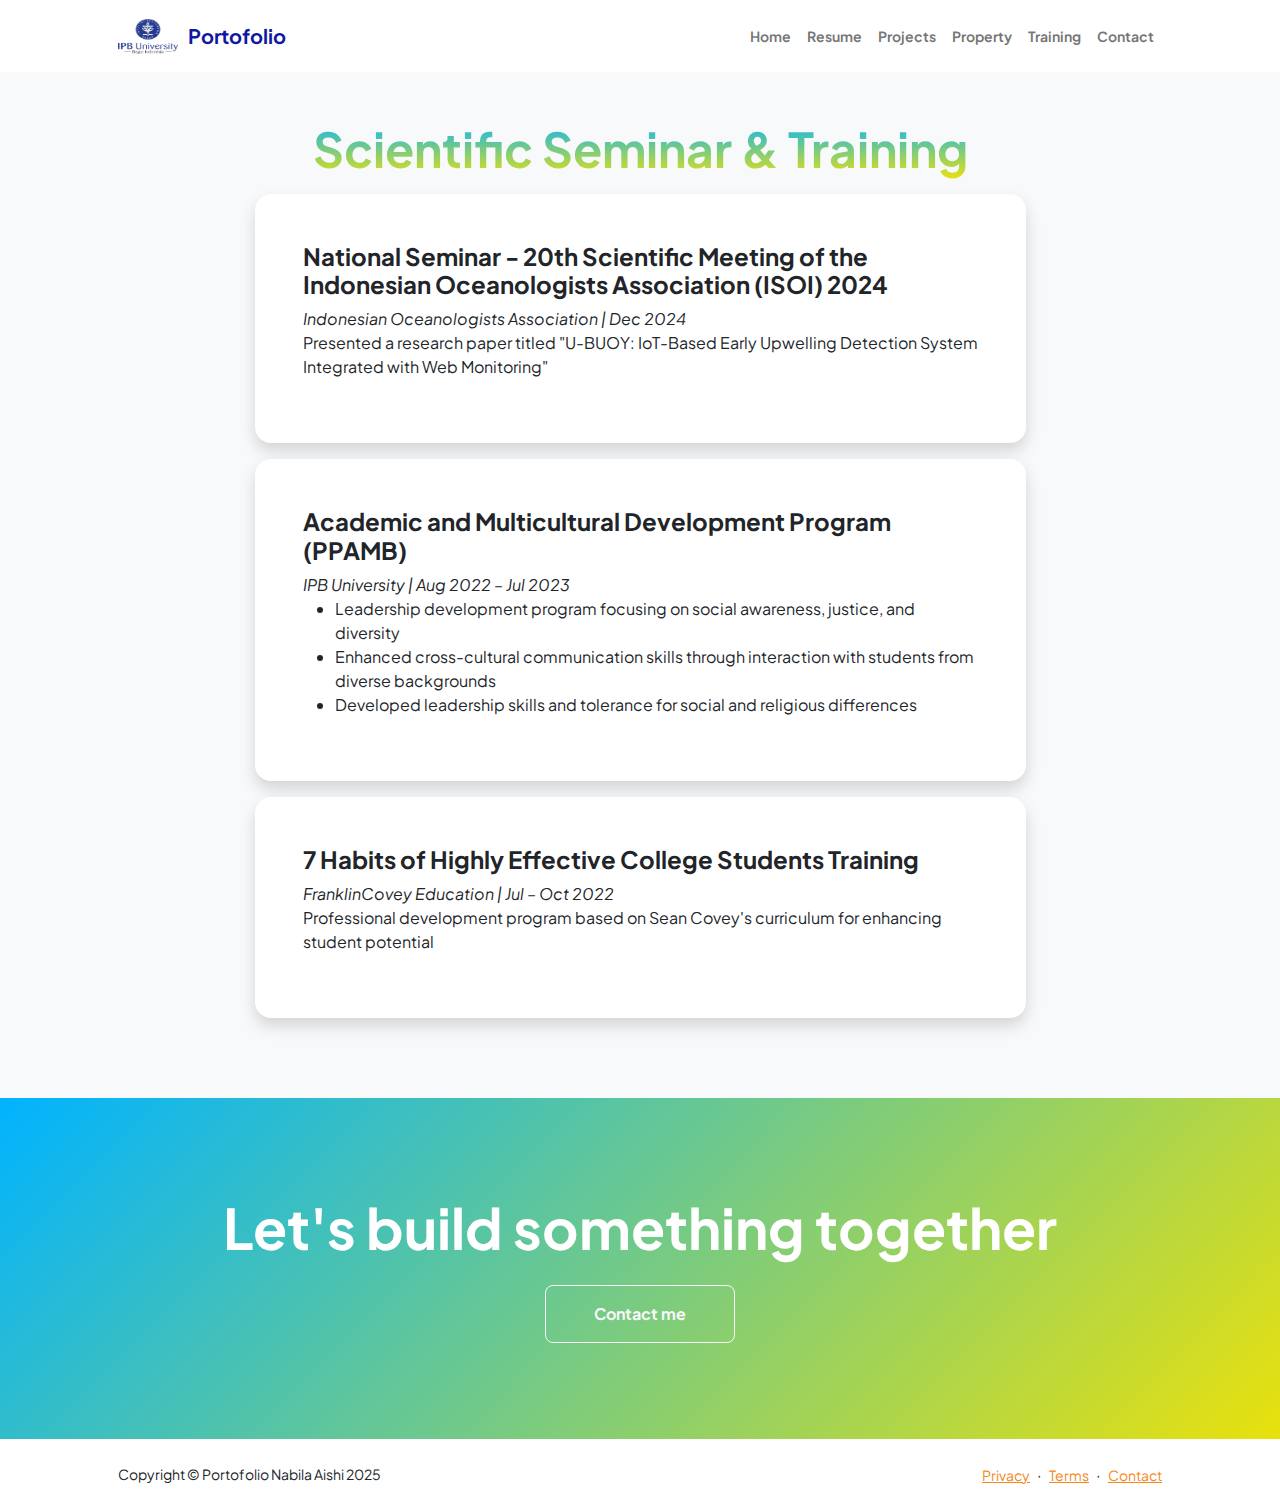
<file: training.html>
<!DOCTYPE html>
<html lang="en">
    <head>
        <meta charset="utf-8" />
        <meta name="viewport" content="width=device-width, initial-scale=1, shrink-to-fit=no" />
        <meta name="description" content="" />
        <meta name="author" content="" />
        <title>Scientific Seminar & Training</title>
        <!-- Favicon-->
        <link rel="icon" type="image/x-icon" href="assets/favicon.ico" />
        <!-- Custom Google font-->
        <link rel="preconnect" href="https://fonts.googleapis.com" />
        <link rel="preconnect" href="https://fonts.gstatic.com" crossorigin />
        <link href="https://fonts.googleapis.com/css2?family=Plus+Jakarta+Sans:wght@100;200;300;400;500;600;700;800;900&amp;display=swap" rel="stylesheet" />
        <!-- Bootstrap icons-->
        <link href="https://cdn.jsdelivr.net/npm/bootstrap-icons@1.8.1/font/bootstrap-icons.css" rel="stylesheet" />
        <!-- Core theme CSS (includes Bootstrap)-->
        <link href="css/styles.css" rel="stylesheet" />
    </head>
    <body class="d-flex flex-column h-100 bg-light">
        <main class="flex-shrink-0">
            <!-- Navigation-->
            <nav class="navbar navbar-expand-lg navbar-light bg-white py-3">
                <div class="container px-5">
                    <img class="ipb-img" src="assets/ipb.png" alt="..." />
                    <a class="navbar-brand" href="index.html"><span class="fw-bolder text-ipb">Portofolio</span></a>
                    <button class="navbar-toggler" type="button" data-bs-toggle="collapse" data-bs-target="#navbarSupportedContent" aria-controls="navbarSupportedContent" aria-expanded="false" aria-label="Toggle navigation"><span class="navbar-toggler-icon"></span></button>
                    <div class="collapse navbar-collapse" id="navbarSupportedContent">
                        <ul class="navbar-nav ms-auto mb-2 mb-lg-0 small fw-bolder">
                            <li class="nav-item"><a class="nav-link" href="index.html">Home</a></li>
                            <li class="nav-item"><a class="nav-link" href="resume.html">Resume</a></li>
                            <li class="nav-item"><a class="nav-link" href="projects.html">Projects</a></li>
                            <li class="nav-item"><a class="nav-link" href="Property.html">Property</a></li>
                            <li class="nav-item"><a class="nav-link" href="training.html">Training</a></li>
                            <li class="nav-item"><a class="nav-link" href="contact.html">Contact</a></li>
                        </ul>
                    </div>
                </div>
            </nav>
            <!-- Projects Section-->
            <section class="py-5">
                <div class="container px-5 mb-5">
                    <div class="text-center mb-5">
                        <h1 class="display-5 fw-bolder mb-0"><span class="text-gradient d-inline">Scientific Seminar & Training</span></h1>
                    </div>
                    <div class="row gx-5 justify-content-center">
                        <div class="col-lg-11 col-xl-9 col-xxl-8">
                            <!-- Project Card 1-->
                            <div class="card overflow-hidden shadow rounded-4 border-0 mb-5">
                                <div class="card-body p-0">
                                    <div class="d-flex align-items-center">
                                        <div class="p-5">
                                            <h4 class="fw-bolder">National Seminar - 20th Scientific Meeting of the Indonesian Oceanologists Association (ISOI) 2024</h4>
                                            <i>Indonesian Oceanologists Association | Dec 2024</i>
                                            <p>Presented a research paper titled "U-BUOY: IoT-Based Early Upwelling Detection System Integrated with Web Monitoring"</p>
                                        </div>
                                    </div>
                                </div>
                            </div>
                            <div class="card overflow-hidden shadow rounded-4 border-0 mb-5">
                                <div class="card-body p-0">
                                    <div class="d-flex align-items-center">
                                        <div class="p-5">
                                            <h4 class="fw-bolder">Academic and Multicultural Development Program (PPAMB)</h4>
                                            <i>IPB University | Aug 2022 – Jul 2023</i>
                                            <ul>
                                                <li>Leadership development program focusing on social awareness, justice, and diversity</li>
                                                <li>Enhanced cross-cultural communication skills through interaction with students from diverse backgrounds </li>
                                                <li>Developed leadership skills and tolerance for social and religious differences</li>
                                        </ul></div>
                                    </div>
                                </div>
                            </div>
                            <div class="card overflow-hidden shadow rounded-4 border-0 mb-5">
                                <div class="card-body p-0">
                                    <div class="d-flex align-items-center">
                                        <div class="p-5">
                                            <h4 class="fw-bolder">7 Habits of Highly Effective College Students Training</h4>
                                            <i>FranklinCovey Education | Jul – Oct 2022</i>
                                            <p>Professional development program based on Sean Covey's curriculum for enhancing student potential</p>
                                        </div>
                                    </div>
                                </div>
                            </div>
                        </div>
                    </div>
                </div>
            </section>
            <!-- Call to action section-->
            <section class="py-5 bg-gradient-primary-to-secondary text-white">
                <div class="container px-5 my-5">
                    <div class="text-center">
                        <h2 class="display-4 fw-bolder mb-4">Let's build something together</h2>
                        <a class="btn btn-outline-light btn-lg px-5 py-3 fs-6 fw-bolder" href="contact.html">Contact me</a>
                    </div>
                </div>
            </section>
        </main>
        <!-- Footer-->
        <footer class="bg-white py-4 mt-auto">
            <div class="container px-5">
                <div class="row align-items-center justify-content-between flex-column flex-sm-row">
                    <div class="col-auto"><div class="small m-0">Copyright &copy; Portofolio Nabila Aishi 2025</div></div>
                    <div class="col-auto">
                        <a class="small" href="#!">Privacy</a>
                        <span class="mx-1">&middot;</span>
                        <a class="small" href="#!">Terms</a>
                        <span class="mx-1">&middot;</span>
                        <a class="small" href="#!">Contact</a>
                    </div>
                </div>
            </div>
        </footer>
        <!-- Bootstrap core JS-->
        <script src="https://cdn.jsdelivr.net/npm/bootstrap@5.2.3/dist/js/bootstrap.bundle.min.js"></script>
        <!-- Core theme JS-->
        <script src="js/scripts.js"></script>
    </body>
</html>
</file>
